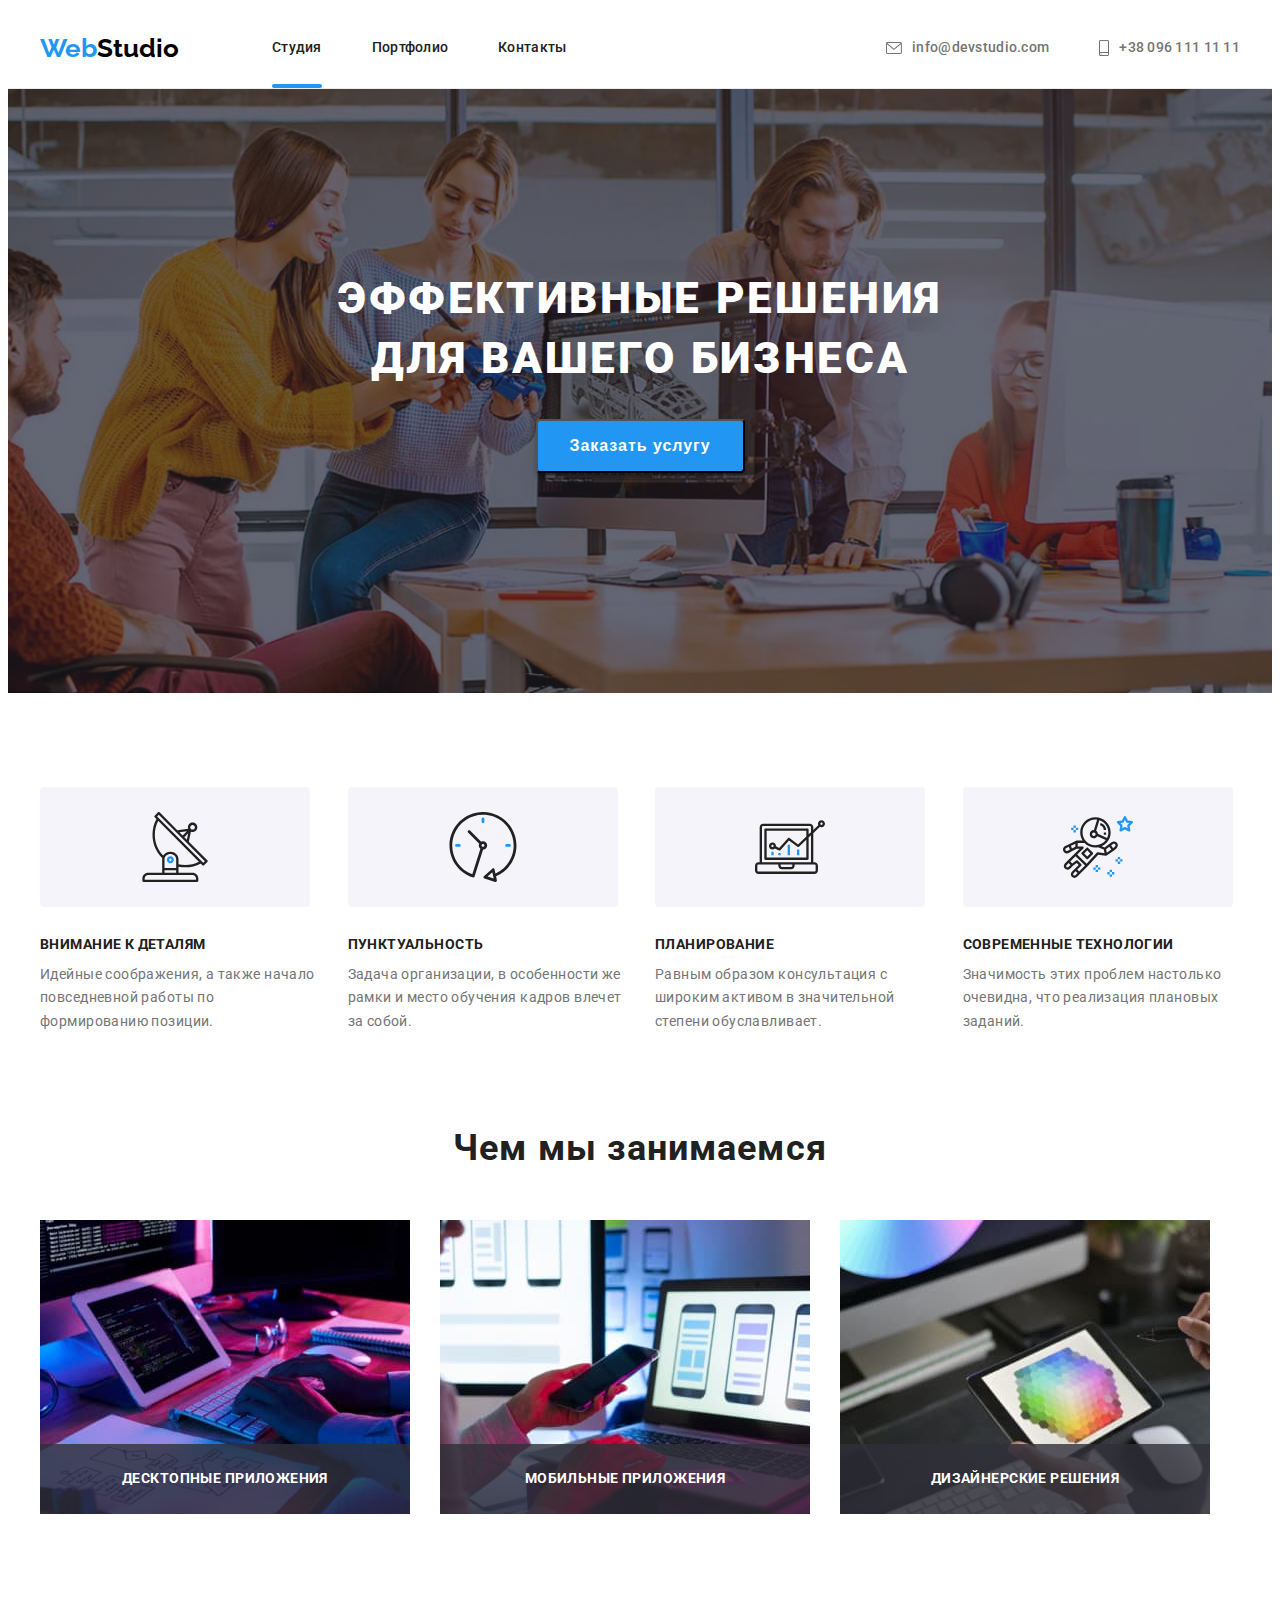
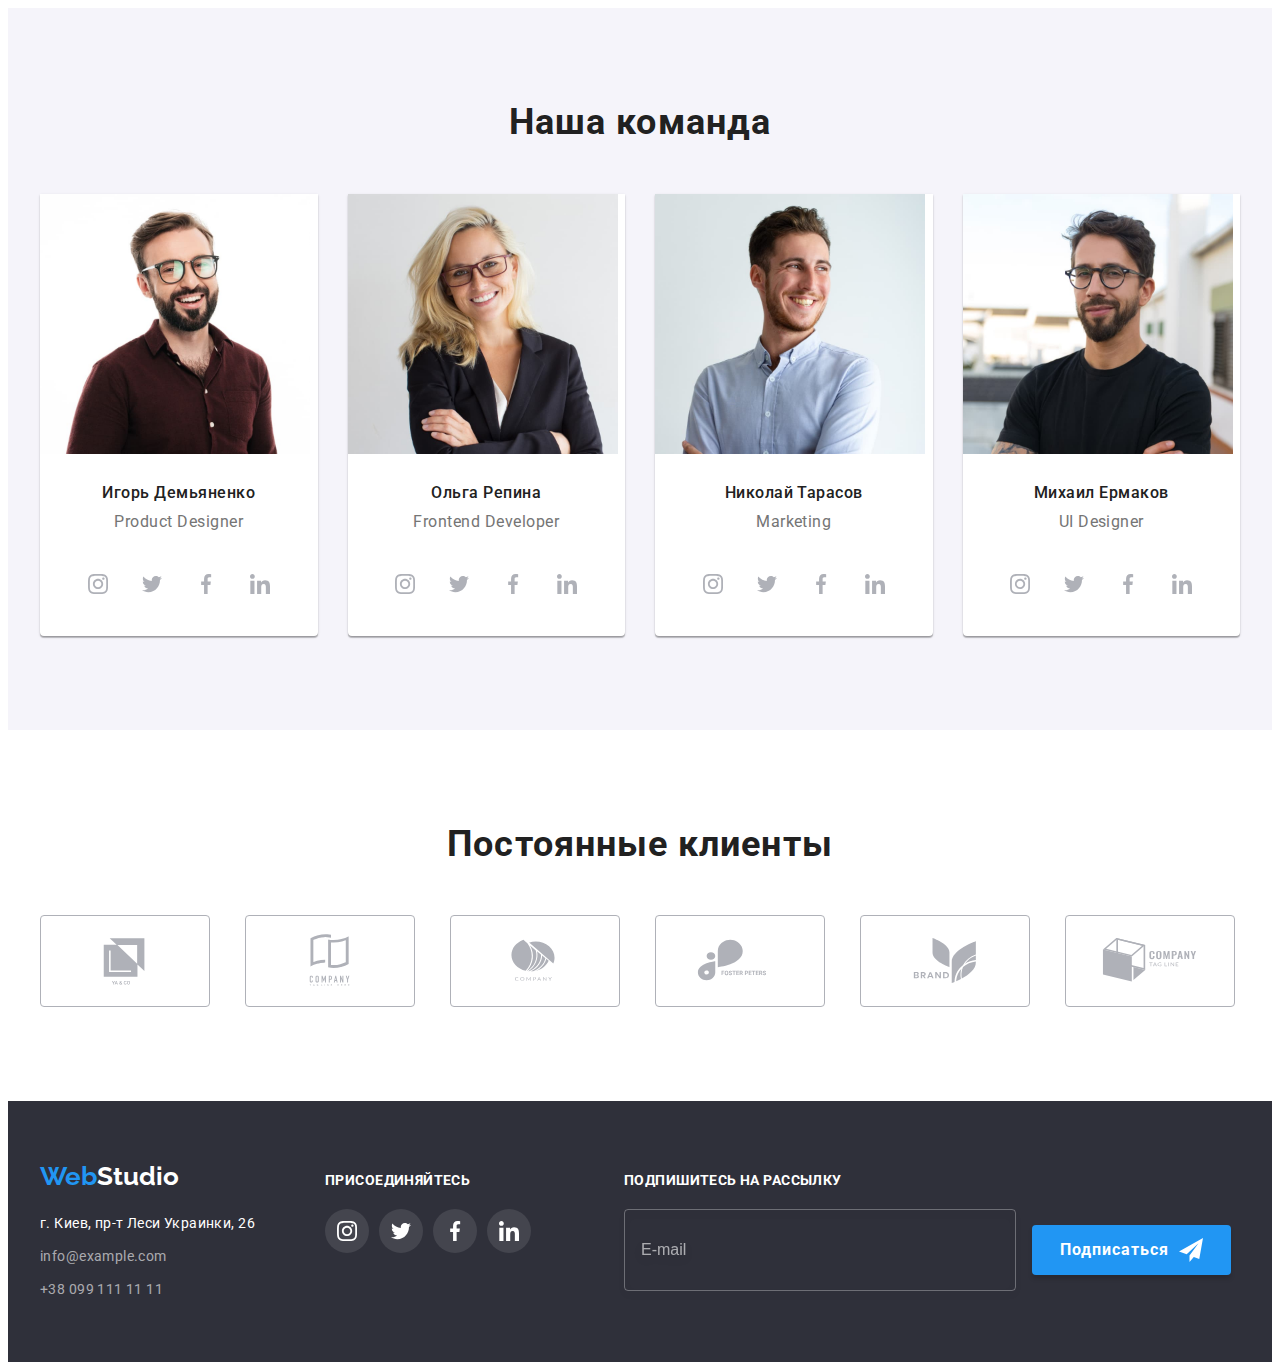
<file: index.html>
<!DOCTYPE html>
<html lang="ru">
<head>
    <link rel="preconnect" href="https://fonts.googleapis.com">
    <link rel="preconnect" href="https://fonts.gstatic.com" crossorigin>
    <link href="https://fonts.googleapis.com/css2?family=Raleway:wght@700&family=Roboto:wght@400;500;700;900&display=swap"
        rel="stylesheet">
    <link rel="stylesheet" href="https://cdnjs.cloudflare.com/ajax/libs/modern-normalize/1.1.0/modern-normalize.min.css"
        integrity="sha512-wpPYUAdjBVSE4KJnH1VR1HeZfpl1ub8YT/NKx4PuQ5NmX2tKuGu6U/JRp5y+Y8XG2tV+wKQpNHVUX03MfMFn9Q=="
        crossorigin="anonymous" referrerpolicy="no-referrer" />
    <meta charset="UTF-8">
    <meta http-equiv="X-UA-Compatible" content="IE=edge">
    <meta name="viewport" content="width=device-width, initial-scale=1.0">
    <title>Document</title>
    <link rel="stylesheet" href="./css/styles.css"/>
   

</head>
<body>
    <!-- header -->
    <header class="header">
        <div class="container">
            <nav class="header-navigation">
                <a class="logo-header link" href="./index.html" lang="en"><span class="half-logo-text logo-text">Web</span>Studio</a>
                <ul class="header-list list">
                    <li class="header-item">
                        <a class="header-link link active-link" href="./index.html">Студия</a></li>
                    <li class="header-item">
                        <a class="header-link link" href="./portfolio.html">Портфолио</a></li>
                    <li class="header-item">
                        <a class="header-link link" href="Контакты">Контакты</a></li>
                </ul>
                
            </nav>
                    <ul class="header-right list">
                    <li class="contacts-item">
                        <a class="header-contacts link" href="mailto:info@devstudio.com">
                        <svg class="contacts-icons" width="16" height="12">
                            <use href="./images/symbol-defs.svg#icon-envelope">
                            </use>
                        </svg>info@devstudio.com</a></li>
                    <li class="contacts-item">
                       
                        <a class="header-contacts link" href="tel:+380961111111"> <svg class="contacts-icons" width="10" height="16">
                            <use href="./images/symbol-defs.svg#icon-smartphone"></use>
                        </svg>+38 096 111 11 11</a>
                    </li>
                </ul>
        </div>  
    </header>
    <main>
        <!-- hero -->
        <section class="hero-section section">
            <div class="container container-hero">
                <h1 class="hero-title">Эффективные решения для вашего бизнеса</h1>
                <button class="hero-btn" type="button" data-modal-open>Заказать услугу</button>
            </div>
        </section>
        <!-- features -->
        <section class="features section">
            <div class="container">
                <h2 class="visually-hidden">Наши преимущества</h2>
            <ul class="features-list list">
                <li class="features-item">
                    <div class="icon-box" ><svg class="features-icon">
                        <use href="./images/symbol-defs.svg#icon-antenna"></use>
                    </svg></div>
                    <h3 class="features-title">Внимание к деталям</h3>
                    <p class="features-text">Идейные соображения, а также начало повседневной работы по формированию позиции. </p>
                </li>
                <li class="features-item">
                    <div class="icon-box"><svg class="features-icon">
                        <use href="./images/symbol-defs.svg#icon-clock"></use>
                    </svg></div>
                    <h3 class="features-title">Пунктуальность</h3>
                    <p class="features-text">Задача организации, в особенности же рамки и место обучения кадров влечет за собой.</p>
                </li>
                <li class="features-item">
                <div class="icon-box"> <svg class="features-icon">
                        <use href="./images/symbol-defs.svg#icon-diagram"></use>
                    </svg></div>
                    <h3 class="features-title">Планирование</h3>
                    <p class="features-text">Равным образом консультация с широким активом в значительной степени обуславливает.</p>
                </li>
                <li class="features-item">
                <div class="icon-box"> <svg class="features-icon">
                        <use href="./images/symbol-defs.svg#icon-astronaut"></use>
                    </svg></div>
                    <h3 class="features-title">Современные технологии</h3>
                    <p class="features-text">Значимость этих проблем настолько очевидна, что реализация плановых заданий.</p>
                </li>

            </ul>
            </div>
            
          
        </section>
        <!-- activity -->
        <section class=" activity section">
           <div class="container"> 
               <h2 class="activity-title">Чем мы занимаемся</h2>
            <ul class="activity-list list">
                <li class="img-item">
                   <div class="activity-box"> 
                       <img 
                    src="./images/1.jpg" 
                    alt="Написание программного обеспечения"
                    width="370">
                    <h3 class="activity-overlay">Десктопные приложения</h3>
                   </div>
                </li>
                <li class="img-item">
                    <div class="activity-box">
                    <img 
                    src="./images/2.jpg" 
                    alt="Адаптация под мобильные устройства"
                    width="370">
                    <h3 class="activity-overlay">Мобильные приложения</h3>
                    </div>
                </li>
                <li class="img-item">
                    <div class="activity-box">
                    <img 
                    src="./images/3.jpg" 
                    alt="Дизайнерские разработки"
                    width="370">
                    <h3 class="activity-overlay">Дизайнерские решения</h3>
                    </div>
                </li>
            </ul>
            </div>
        </section>
        <!-- team -->
        <section class="team-section section">
            <div class="container">
            <h2 class="team-title">Наша команда</h2>
            <ul class="team-list list">
                <li class="team-item">
                    <img 
                    src="./images/igor-d.jpg" 
                    alt="Игорь Демьяненко, дизайнер продукции"
                    width="270">
                   <div class="team-text">
                       <h3 class="team-title-name">Игорь Демьяненко</h3>
                    <p class="team-title-p" lang="en">Product Designer</p>
                    </div>
                    <div >
                       <ul class="social-list list">
                           <li class="social-link-box">
                                <a href="" class="social-link">
                                    <svg class="social-link-icon">
                                    <use href="./images/symbol-defs.svg#icon-instagram"></use>
                                </svg>
                                </a>
                           </li>
                           <li class="social-link-box">
                            <a href="" class="social-link">
                                <svg class="social-link-icon">
                            <use href="./images/symbol-defs.svg#icon-twitter"></use>
                        </svg>
                        </a>
                    </li>
                    <li class="social-link-box">
                        <a href="" class="social-link">
                            <svg class="social-link-icon">
                        <use href="./images/symbol-defs.svg#icon-facebook"></use>
                    </svg>
                    </a>
                </li>
                <li class="social-link-box">
                    <a href="" class="social-link">
                        <svg class="social-link-icon">
                    <use href="./images/symbol-defs.svg#icon-linkedin"></use>
                </svg>
                </a>
            </li>
                       </ul>       
                        
                       
                    </div>
                </li>
                <li class="team-item">
                    <img src="./images/olha-r.jpg"
                    alt="Ольга Репина, фронтенд"
                    width="270" >
                    <div class="team-text"><h3 class="team-title-name">Ольга Репина</h3>
                    <p class="team-title-p" lang="en">Frontend Developer</p>
                    </div>
                    <div>
                        <ul class="social-list list">
                            <li class="social-link-box">
                                <a href="" class="social-link">
                                    <svg class="social-link-icon">
                                        <use href="./images/symbol-defs.svg#icon-instagram"></use>
                                    </svg>
                                </a>
                            </li>
                            <li class="social-link-box">
                                <a href="" class="social-link">
                                    <svg class="social-link-icon">
                                        <use href="./images/symbol-defs.svg#icon-twitter"></use>
                                    </svg>
                                </a>
                            </li>
                            <li class="social-link-box">
                                <a href="" class="social-link">
                                    <svg class="social-link-icon">
                                        <use href="./images/symbol-defs.svg#icon-facebook"></use>
                                    </svg>
                                </a>
                            </li>
                            <li class="social-link-box">
                                <a href="" class="social-link">
                                    <svg class="social-link-icon">
                                        <use href="./images/symbol-defs.svg#icon-linkedin"></use>
                                    </svg>
                                </a>
                            </li>
                        </ul>
                    
                    
                    </div>
                </li>
                <li class="team-item">
                    <img src="./images/nikolay-t.jpg" 
                    alt="Николай Тарасов, маркетинг" 
                    width="270">
                    <div class="team-text"><h3 class="team-title-name">Николай Тарасов</h3>
                    <p class="team-title-p" lang="en">Marketing</p>
                    </div>
                    <div>
                        <ul class="social-list list">
                            <li class="social-link-box">
                                <a href="" class="social-link">
                                    <svg class="social-link-icon">
                                        <use href="./images/symbol-defs.svg#icon-instagram"></use>
                                    </svg>
                                </a>
                            </li>
                            <li class="social-link-box">
                                <a href="" class="social-link">
                                    <svg class="social-link-icon">
                                        <use href="./images/symbol-defs.svg#icon-twitter"></use>
                                    </svg>
                                </a>
                            </li>
                            <li class="social-link-box">
                                <a href="" class="social-link">
                                    <svg class="social-link-icon">
                                        <use href="./images/symbol-defs.svg#icon-facebook"></use>
                                    </svg>
                                </a>
                            </li>
                            <li class="social-link-box">
                                <a href="" class="social-link">
                                    <svg class="social-link-icon">
                                        <use href="./images/symbol-defs.svg#icon-linkedin"></use>
                                    </svg>
                                </a>
                            </li>
                        </ul>
                    
                    
                    </div>
                </li>
                <li class="team-item">
                    <img src="./images/mihail-e.jpg" 
                    alt="Михаил Ермаков, дизайнер интерфейсов" 
                    width="270">
                   <div class="team-text"> <h3 class="team-title-name">Михаил Ермаков</h3>
                    <p class="team-title-p" lang="en">UI Designer</p>
                    </div>
                    <div>
                        <ul class="social-list list">
                            <li class="social-link-box">
                                <a href="" class="social-link">
                                    <svg class="social-link-icon">
                                        <use href="./images/symbol-defs.svg#icon-instagram"></use>
                                    </svg>
                                </a>
                            </li>
                            <li class="social-link-box">
                                <a href="" class="social-link">
                                    <svg class="social-link-icon">
                                        <use href="./images/symbol-defs.svg#icon-twitter"></use>
                                    </svg>
                                </a>
                            </li>
                            <li class="social-link-box">
                                <a href="" class="social-link">
                                    <svg class="social-link-icon">
                                        <use href="./images/symbol-defs.svg#icon-facebook"></use>
                                    </svg>
                                </a>
                            </li>
                            <li class="social-link-box">
                                <a href="" class="social-link">
                                    <svg class="social-link-icon">
                                        <use href="./images/symbol-defs.svg#icon-linkedin"></use>
                                    </svg>
                                </a>
                            </li>
                        </ul>
                    
                    
                    </div>
                </li>
            </ul>
            </div>

        </section>
        <!-- clients -->
        <section class="client-section section">
           <div class="container"> 
               <h2 class="client-title">Постоянные клиенты</h2>
            <ul class="client-list list">
               <li class="client-item">
                   <a href="" class="client-link">
                      <svg class="client-link-icon">
                          <use href="./images/symbol-defs.svg#icon-ya-co"></use>
                      </svg>
                      </a>
               </li>
            <li class="client-item">
                <a href="" class="client-link">
                    <svg class="client-link-icon">
                        <use href="./images/symbol-defs.svg#icon-company"></use>
                    </svg>
                    </a>
                    </li>
            
            <li class="client-item">
                <a href="" class="client-link">
                    <svg class="client-link-icon">
                        <use href="./images/symbol-defs.svg#icon-company-circl"></use>
                    </svg>
                    </a>
                    
            </li>
            <li class="client-item">
                <a href="" class="client-link">
                    <svg class="client-link-icon">
                        <use href="./images/symbol-defs.svg#icon-foster"></use>
                    </svg>
                    </a>
                    
            </li>
            <li class="client-item">
                <a href="" class="client-link">
                    <svg class="client-link-icon">
                        <use href="./images/symbol-defs.svg#icon-brand-lief"></use>
                    </svg>
                    </a>
                    
            </li>
            <li class="client-item">
                <a href="" class="client-link">
                    <svg class="client-link-icon">
                        <use href="./images/symbol-defs.svg#icon-cube
                        "></use>
                    </svg>
                    </a>
                    
            </li>
            </ul>

</div>
        </section>
    
    </main>
    <footer class="footer-section section">
        <div class="container">
            <div class="adress-social-box">
        <div class="logo-adress-box">
        <a class="footer-logo link" href="./index.html" lang="en"><span class="half-logo-text logo-text">Web</span>Studio</a>
        <address class="footer-adress-section">
        <ul class="footer-list list">
            <li class="footer-list-item"><a class="footer-adress link" href="https://www.google.com/maps/d/embed?mid=10uSM3H-mIU3GznYo2szRIEphczw" 
                target="_blank"
                 rel="noreferrer noopener"
                  width="640" height="480">г. Киев, пр-т Леси Украинки, 26</a> </li>
            <li class="footer-list-item"><a class="footer-link link" href="info@example.com">info@example.com</a></li>
            <li class="footer-list-item"><a class="footer-link link" href="tel:+380991111111">+38 099 111 11 11</a></li>
        </ul>
        </address>
        </div>
        <div class="footer-social">
            <h3 class="footer-social-title">присоединяйтесь</h3>
            <ul class="social-list-footer list">
                <li class="social-link-box-footer">
                    <a href="" class="social-link-footer">
                        <svg class="social-link-icon-footer">
                            <use href="./images/symbol-defs.svg#icon-instagram"></use>
                        </svg>
                    </a>
                </li>
                <li class="social-link-box-footer">
                    <a href="" class="social-link-footer">
                        <svg class="social-link-icon-footer">
                            <use href="./images/symbol-defs.svg#icon-twitter"></use>
                        </svg>
                    </a>
                </li>
                <li class="social-link-box-footer">
                    <a href="" class="social-link-footer">
                        <svg class="social-link-icon-footer">
                            <use href="./images/symbol-defs.svg#icon-facebook"></use>
                        </svg>
                    </a>
                </li>
                <li class="social-link-box-footer">
                    <a href="" class="social-link-footer">
                        <svg class="social-link-icon-footer">
                            <use href="./images/symbol-defs.svg#icon-linkedin"></use>
                        </svg>
                    </a>
                </li>
            </ul>
</div>
<div class="footer-form">
    <h3 class="footer-social-title">Подпишитесь на рассылку</h3>
    <form action="#" class="footer-form">
        <input class="footer-input" type="email" name="email" placeholder="E-mail">
        <button class="input-btn" type="submit">Подписаться
            <svg class="send" width="24" height="24">
                <use href="./images/symbol-defs.svg#icon-send"></use>
            </svg>
        </button>
    </form>
</div>
        </div>
        
</div>
    </footer>
    <div class="backdrop is-hidden " data-modal>
        <div class="modal">
            <form action="#" class="modal-form">
                <p class="title-form">Оставьте свои данные, мы вам перезвоним</p>
                <div class="form-series">
                <label class="label-input" for="name-label">Имя</label>
                    <span class="chapter-form">
                    <input class="form-input" type="text" name="name" id="name-label">
                  <svg class="chapter-icon" width="18" height="18">
                      <use href="./images/symbol-defs.svg#icon-person"></use>
                  </svg>
                    </span>
                
                </div>
                <div class="form-series">
                <label class="label-input" for="phone">Телефон</label>
                    <span class="chapter-form">
                    <input class="form-input" type="tel" name="tel" id="phone">
                    <svg class="chapter-icon" width="18" height="18">
                        <use href="./images/symbol-defs.svg#icon-phone"></use>
                    </svg>
                   </span>
                
                </div>
                <div class="form-series">
                <label class="label-input" for="email-label">Почта</label>
                <span class="chapter-form">
                    <input class="form-input" type="email" name="email" id="email-label">
                    <svg class="chapter-icon" width="18" height="18">
                        <use href="./images/symbol-defs.svg#icon-email"></use>
                    </svg>
                    </span>
                
                </div>
                <div class="form-series">
                <label class="label-input" for="comments">Комментарий</label>
                <textarea class="form-input-comment" name="comments" id="comments"  placeholder="Введите текст"></textarea>
               </div>
                <div class="form-series">
                    
                  <input type="checkbox" id="check-input" name="policy" class="checkbox visually-hidden">
                  <label class="check-label" for="check-input">
                     <span class="check-icon">
                         <svg class="" width="11" height="8">
                             <use href="./images/symbol-defs.svg#icon-vector"></use>
                         </svg>
                     </span>
                    <span class="check-text"> Соглашаюсь с рассылкой и принимаю <a class="check-link" href="#">Условия договора</a>
                    </span>
                </label>
                </div>
                <button type="submit" class="button-form">Отправить</button>
            </form>
            <button type="button" class="button-modal" data-modal-close>
                <svg class="button-close" width="18" height="18">
                    <use href="./images/symbol-defs.svg#icon-close"></use>
                </svg>
            </button>

        </div>

    </div>
    <script src="./js/modal.js"></script>
    
</body>
</html>
</file>
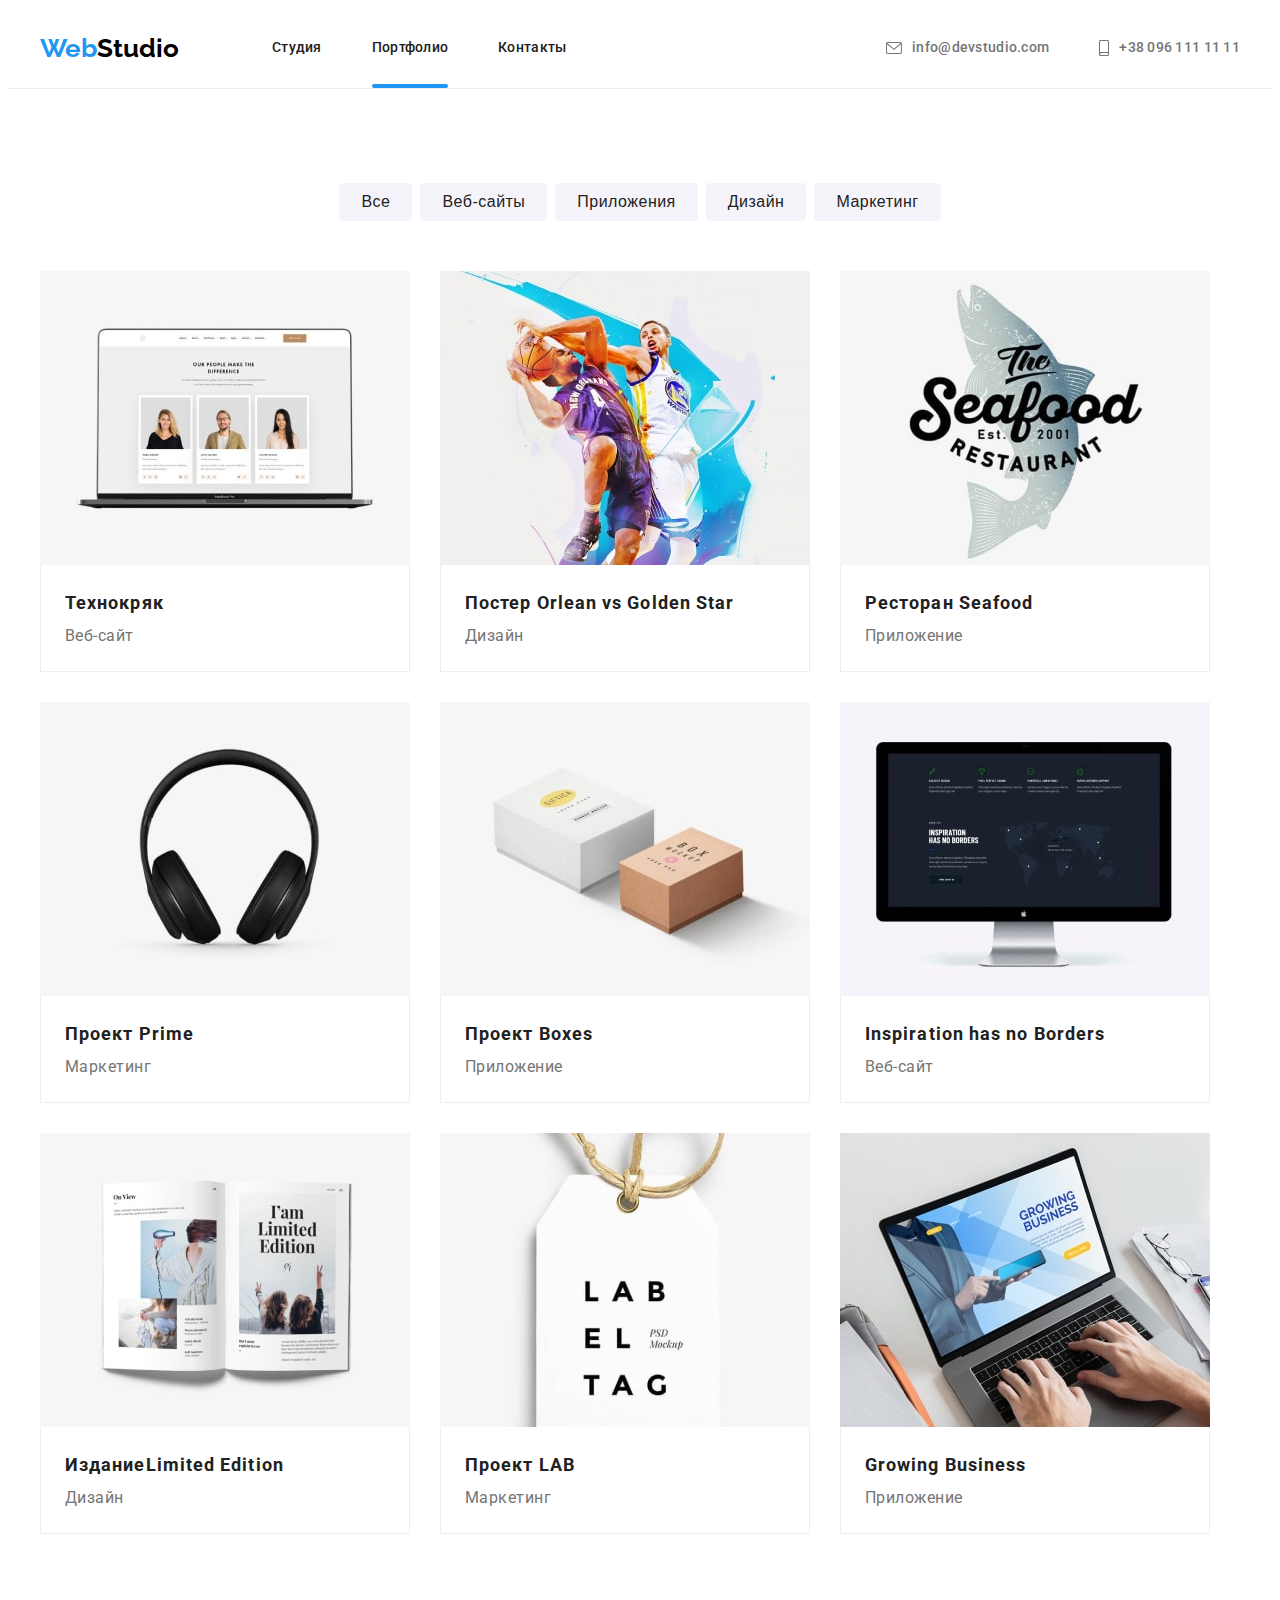
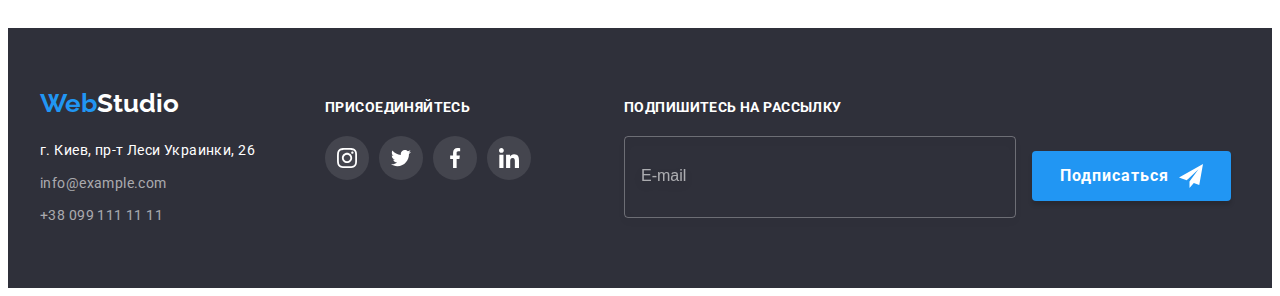
<file: portfolio.html>
<!DOCTYPE html>
<html lang="ru">

<head>
    <link rel="preconnect" href="https://fonts.googleapis.com">
    <link rel="preconnect" href="https://fonts.gstatic.com" crossorigin>
    <link href="https://fonts.googleapis.com/css2?family=Raleway:wght@700&family=Roboto:wght@400;500;700;900&display=swap"
        rel="stylesheet">
    <link rel="stylesheet" href="https://cdnjs.cloudflare.com/ajax/libs/modern-normalize/1.1.0/modern-normalize.min.css"
        integrity="sha512-wpPYUAdjBVSE4KJnH1VR1HeZfpl1ub8YT/NKx4PuQ5NmX2tKuGu6U/JRp5y+Y8XG2tV+wKQpNHVUX03MfMFn9Q=="
        crossorigin="anonymous" referrerpolicy="no-referrer" />
    <meta charset="UTF-8">
    <meta http-equiv="X-UA-Compatible" content="IE=edge">
    <meta name="viewport" content="width=device-width, initial-scale=1.0">
    <title>Document</title>
    <link rel="stylesheet" href="./css/styles.css" />

</head>
<body>
    <header class="header">
        <div class="container">
            <nav class="header-navigation">
                <a class="logo-header link" href="./index.html" lang="en"><span
                        class="half-logo-text logo-text">Web</span>Studio</a>
                <ul class="header-list list">
                    <li class="header-item">
                        <a class="header-link link" href="./index.html">Студия</a>
                    </li>
                    <li class="header-item">
                        <a class="header-link link active-link" href="./portfolio.html">Портфолио</a>
                    </li>
                    <li class="header-item">
                        <a class="header-link link" href="Контакты">Контакты</a>
                    </li>
                </ul>
    
            </nav>
            <ul class="header-right list">
                <li class="contacts-item">
                    <a class="header-contacts link" href="mailto:info@devstudio.com">
                        <svg class="contacts-icons" width="16" height="12">
                            <use href="./images/symbol-defs.svg#icon-envelope">
                            </use>
                        </svg>info@devstudio.com</a>
                </li>
                <li class="contacts-item">
    
                    <a class="header-contacts link" href="tel:+380961111111"> <svg class="contacts-icons" width="10"
                            height="16">
                            <use href="./images/symbol-defs.svg#icon-smartphone"></use>
                        </svg>+38 096 111 11 11</a>
                </li>
            </ul>
        </div>
    </header>

<main>
    <section class="filter section">
        <div class="container">
            <h1 class="visually-hidden" >Портфолио</h1>
        <ul class="filter-list list">
            <li class="filter-item"><button class="filter-btn" type="button">Все</button></li>
            <li class="filter-item"><button class="filter-btn" type="button">Веб-сайты</button></li>
            <li class="filter-item"><button class="filter-btn" type="button">Приложения</button></li>
            <li class="filter-item"><button class="filter-btn" type="button">Дизайн</button></li>
            <li class="filter-item"><button class="filter-btn" type="button">Маркетинг</button></li>
        </ul>
    </div>
    <!-- projects -->
        <div class="container">
        <ul class="projects-boxes list">
           
                <li class="projects-item">
                    <a class="projects-links link" href="">
                    <div class="projects-overlay">
                    <img 
                    src="images/img-min.jpg" 
                    alt="Ноутбук с открытым веб-сайтом" 
                    Width="370">
                    <p class="projects-overlay-txt">Технокряк это современная площадка распространения коронавируса. Компании используют эту платформу для цифрового
                    шпионажа и атак на защищённые сервера конкурентов.</p>
                    </div>
                    <div  class="text-box">
                    <h3 class="projects-boxes-title">Технокряк</h3>
                    <p class="projects-boxes-text">Веб-сайт</p>
                    </div>
                    </a>
                </li>
                <li class="projects-item">
                    <a class="projects-links link" href="">
                        <div class="projects-overlay">
                    <img 
                    src="./images/img(1)-min.jpg" 
                    alt="Постер с двумя баскетболистами" 
                    Width="370">
                    <p class="projects-overlay-txt">Технокряк это современная площадка распространения коронавируса. Компании используют эту
                        платформу для цифрового
                        шпионажа и атак на защищённые сервера конкурентов.</p>
                        </div>
                        <div  class="text-box">
                    <h3 class="projects-boxes-title">Постер <span lang="en">Orlean vs Golden Star</span></h3>
                    <p class="projects-boxes-text">Дизайн</p>
                        </div>
                        </a>
                 </li>
                <li class="projects-item">
                    <a class="projects-links link" href="">
                        <div class="projects-overlay">
                    <img 
                    src="./images/img(2)-min.jpg" 
                    alt="Логотип ресторана Seafood" 
                    Width="370">
                    <p class="projects-overlay-txt">Технокряк это современная площадка распространения коронавируса. Компании используют эту
                        платформу для цифрового
                        шпионажа и атак на защищённые сервера конкурентов.</p>
                    </div>
                        <div  class="text-box">
                    <h3 class="projects-boxes-title">Ресторан <span lang="en">Seafood</span></h3>
                    <p class="projects-boxes-text">Приложение</p>
                        </div>
                    </a>
                </li>
                <li class="projects-item">
                    <a class="projects-links link" href="">
                        <div class="projects-overlay">
                    <img 
                    src="./images/img(3)-min.jpg" 
                    alt="Черные наушники" 
                    Width="370">
                    <p class="projects-overlay-txt">Технокряк это современная площадка распространения коронавируса. Компании используют эту
                        платформу для цифрового
                        шпионажа и атак на защищённые сервера конкурентов.</p>
                    </div>
                        <div  class="text-box">
                    <h3 class="projects-boxes-title">Проект <span lang="en">Prime</span> </h3>
                    <p class="projects-boxes-text">Маркетинг</p>
                        </div>
                    </a>
                </li>
                <li class="projects-item">
                    <a class="projects-links link" href="">
                        <div class="projects-overlay">
                    <img 
                    src="./images/img(4)-min.jpg" 
                    alt="Две коробки" 
                    Width="370">
                    <p class="projects-overlay-txt">Технокряк это современная площадка распространения коронавируса. Компании используют эту
                        платформу для цифрового
                        шпионажа и атак на защищённые сервера конкурентов.</p>
                    </div>
                        <div  class="text-box">
                    <h3 class="projects-boxes-title">Проект <span lang="en">Boxes</span></h3>
                    <p class="projects-boxes-text">Приложение</p>
                        </div>
                    </a>
                </li>
                <li class="projects-item">
                    <a class="projects-links link" href="">
                        <div class="projects-overlay">
                    <img 
                    src="./images/img(5)-min.jpg" 
                    alt="Дисплей с открытым веб-сайтом" 
                    Width="370">
                    <p class="projects-overlay-txt">Технокряк это современная площадка распространения коронавируса. Компании используют эту
                        платформу для цифрового
                        шпионажа и атак на защищённые сервера конкурентов.</p>
                    </div>
                        <div  class="text-box">
                    <h3 class="projects-boxes-title" lang="en">Inspiration has no Borders</h3>
                    <p class="projects-boxes-text">Веб-сайт</p>
                        </div>
                    </a>
                </li>
                <li class="projects-item">
                    <a class="projects-links link" href="">
                        <div class="projects-overlay">
                    <img 
                    src="./images/img(6)-min.jpg" 
                    alt="Открытый журнал" 
                    Width="370"> 
                    <p class="projects-overlay-txt">Технокряк это современная площадка распространения коронавируса. Компании используют эту
                        платформу для цифрового
                        шпионажа и атак на защищённые сервера конкурентов.</p>
                    </div>
                        <div  class="text-box">
                    <h3 class="projects-boxes-title">Издание<span lang="en">Limited Edition</span></h3>
                    <p class="projects-boxes-text">Дизайн</p>
                        </div>
                    </a>
                </li>
                <li class="projects-item">
                    <a class="projects-links link" href="">
                        <div class="projects-overlay">
                    <img 
                    src="./images/img(7)-min.jpg" 
                    alt="Бирка с надписью" 
                    Width="370">
                    <p class="projects-overlay-txt">Технокряк это современная площадка распространения коронавируса. Компании используют эту
                        платформу для цифрового
                        шпионажа и атак на защищённые сервера конкурентов.</p>
                        </div>
                        <div  class="text-box">
                    <h3 class="projects-boxes-title">Проект <span lang="en">LAB</span></h3>
                    <p class="projects-boxes-text">Маркетинг</p>
                        </div>
                    </a>
                 </li>
                <li class="projects-item">
                    <a class="projects-links link" href="">
                        <div class="projects-overlay">
                    <img 
                    src="./images/img(8)-min.jpg" 
                    alt="Открытый ноутбук, руки человека на клавиатуре" 
                    Width="370">
                    <p class="projects-overlay-txt">Технокряк это современная площадка распространения коронавируса. Компании используют эту
                        платформу для цифрового
                        шпионажа и атак на защищённые сервера конкурентов.</p>
                        </div>
                        <div class="text-box">
                    <h3 class="projects-boxes-title" lang="en">Growing Business</h3>
                    <p class="projects-boxes-text">Приложение</p>
                        </div>
                    </a>
                </li>
            </ul>
        </div>
        </section>


</main>
    <footer class="footer-section section">
        <div class="container">
            <div class="adress-social-box">
                <div class="logo-adress-box">
                    <a class="footer-logo link" href="./index.html" lang="en"><span
                            class="half-logo-text logo-text">Web</span>Studio</a>
                    <address class="footer-adress-section">
                        <ul class="footer-list list">
                            <li class="footer-list-item"><a class="footer-adress link"
                                    href="https://www.google.com/maps/d/embed?mid=10uSM3H-mIU3GznYo2szRIEphczw"
                                    target="_blank" rel="noreferrer noopener" width="640" height="480">г. Киев, пр-т Леси
                                    Украинки, 26</a> </li>
                            <li class="footer-list-item"><a class="footer-link link"
                                    href="info@example.com">info@example.com</a></li>
                            <li class="footer-list-item"><a class="footer-link link" href="tel:+380991111111">+38 099 111 11
                                    11</a></li>
                        </ul>
                    </address>
                </div>
                <div class="footer-social">
                    <h3 class="footer-social-title">присоединяйтесь</h3>
                    <ul class="social-list-footer list">
                        <li class="social-link-box-footer">
                            <a href="" class="social-link-footer">
                                <svg class="social-link-icon-footer">
                                    <use href="./images/symbol-defs.svg#icon-instagram"></use>
                                </svg>
                            </a>
                        </li>
                        <li class="social-link-box-footer">
                            <a href="" class="social-link-footer">
                                <svg class="social-link-icon-footer">
                                    <use href="./images/symbol-defs.svg#icon-twitter"></use>
                                </svg>
                            </a>
                        </li>
                        <li class="social-link-box-footer">
                            <a href="" class="social-link-footer">
                                <svg class="social-link-icon-footer">
                                    <use href="./images/symbol-defs.svg#icon-facebook"></use>
                                </svg>
                            </a>
                        </li>
                        <li class="social-link-box-footer">
                            <a href="" class="social-link-footer">
                                <svg class="social-link-icon-footer">
                                    <use href="./images/symbol-defs.svg#icon-linkedin"></use>
                                </svg>
                            </a>
                        </li>
                    </ul>
                </div>
                <div class="footer-form">
                    <h3 class="footer-social-title">Подпишитесь на рассылку</h3>
                    <form action="#" class="footer-form">
                        <input class="footer-input" type="email" name="email" placeholder="E-mail">
                        <button class="input-btn" type="submit">Подписаться
                            <svg class="send" width="24" height="24">
                                <use href="./images/symbol-defs.svg#icon-send"></use>
                            </svg>
                        </button>
                    </form>
                </div>
            </div>
    
        </div>
    </footer>

</body>

</html>
</file>
<file: css/styles.css>
:root {
  --firs-logo-color: #2196f3;
  --second-logo-color-header: #000000;
  --second-logo-color-footer: #ffffff;
  --navigation-color-first: #212121;
  --navigation-color-act: #2196f3;
  --text-title-color: #212121;
  --hero-txt-color: #ffffff;
  --hero-footer-background: #2f303a;
  --text-color-p: #757575;
}
body {
  font-family: 'Roboto', sans-serif;
  background-color: #ffffff;
}
img {
  display: block;
}
p,
h1,
h2,
h3,
h4,
h5,
h6 {
  margin-top: 0;
  margin-bottom: 0;
}
ul {
  margin-top: 0;
  margin-bottom: 0;
  padding-left: 0;
}
.list {
  list-style: none;
}
.link {
  text-decoration: none;
}
.visually-hidden {
  position: absolute;
  width: 1px;
  height: 1px;
  margin: -1px;
  padding: 0;
  overflow: hidden;
  border: 0;
  clip: rect(0 0 0 0);
}
/* header */
.header {
  border-bottom: 1px solid #ececec;
}
.container {
  width: 1200px;
  padding-left: 15px;
  padding-right: 15px;
  margin: 0 auto;
}
.header-navigation {
  display: flex;
  align-items: center;
}
.header-list {
  display: flex;
}
.header-right {
  display: flex;
  margin-left: auto;
}
.header .container {
  display: flex;
  align-items: center;
}
.logo-header {
  display: block;
  margin-right: 93px;
  font-family: 'Raleway', sans-serif;
  font-style: normal;
  font-weight: 700;
  font-size: 26px;
  line-height: 1.19;
  color: var(--second-logo-color);
}

.half-logo-text {
  color: var(--firs-logo-color);
}
.header-item:not(:last-child) {
  padding-right: 50px;
}
.header-link {
  position: relative;
  display: block;
  padding-top: 32px;
  padding-bottom: 32px;
  font-weight: 500;
  font-size: 14px;
  line-height: 1.14;
  letter-spacing: 0.02em;
  color: var(--navigation-color-first);
  transition: color 250ms cubic-bezier(0.4, 0, 0.2, 1);
}
.active-link::after {
  content: '';
  position: absolute;
  left: 0;
  top: 76px;
  bottom: -1px;
  display: block;
  width: 100%;
  height: 4px;
  border-radius: 2px;
  background-color: var(--navigation-color-act);
}
.contacts-icons {
  margin-right: 10px;
  fill: #757575;
  transition: fill 250ms cubic-bezier(0.4, 0, 0.2, 1);
}
.header-contacts:hover .contacts-icons,
.header-contacts:focus .contacts-icons {
  fill: var(--navigation-color-act);
}
.header-link:hover,
.header-link:focus {
  color: var(--navigation-color-act);
}
.contacts-item:not(:last-child) {
  margin-right: 50px;
}
.header-contacts {
  display: flex;
  align-items: center;
  margin-top: 32px;
  margin-bottom: 32px;
  font-family: 'Roboto';
  font-style: normal;
  font-weight: 500;
  font-size: 14px;
  line-height: 1.14;
  letter-spacing: 0.02em;
  color: #757575;
  transition: color 250ms cubic-bezier(0.4, 0, 0.2, 1);
}
.header-contacts:hover,
.header-contacts:focus {
  color: var(--navigation-color-act);
}

/* hero */
.section {
  padding-top: 94px;
  padding-bottom: 94px;
}
.hero-section {
  background-color: var(--hero-footer-background);
  text-align: center;
  color: var(--hero-txt-color);
  padding-top: 180px;
  padding-bottom: 220px;
  background-image: linear-gradient(
      rgba(47, 48, 58, 0.4),
      rgba(47, 48, 58, 0.4)
    ),
    url(../images/back.jpg);
  background-repeat: no-repeat;
  background-position: center;
  background-size: cover;
}

.hero-title {
  max-width: 696px;
  margin: 0 auto 30px;
  text-align: center;
  font-weight: 900;
  font-size: 44px;
  line-height: 1.36;
  letter-spacing: 0.06em;
  text-transform: uppercase;
}
.hero-btn {
  text-align: center;
  padding: 10px 32px;
  cursor: pointer;
  font-style: normal;
  font-weight: 700;
  font-size: 16px;
  line-height: 1.87;
  letter-spacing: 0.06em;
  color: var(--hero-txt-color);
  background-color: var(--navigation-color-act);
  border-radius: 4px;
  box-shadow: 0 4px 4px rgba(0, 0, 0, 0.25);
  transition: background-color 250ms cubic-bezier(0.4, 0, 0.2, 1),
    box-shadow 250ms cubic-bezier(0.4, 0, 0.2, 1);
}
.hero-btn:hover,
.hero-btn:focus {
  background-color: var(--navigation-color-act);
}
/* features */
.features {
  padding-top: 94px;
  padding-bottom: 47px;
}
.features-list {
  display: flex;
  align-items: center;
  flex-wrap: wrap;
  margin-left: -30px;
}
.features-item {
  flex-basis: calc((100% - 120px) / 4);
  margin-left: 30px;
}
.icon-box {
  display: flex;
  align-items: center;
  justify-content: center;
  background-color: #f5f4fa;
  border-radius: 4px;
  margin-bottom: 30px;
  width: 270px;
  height: 120px;
}
.features-icon {
  width: 70px;
  height: 70px;
}
.features-title {
  font-weight: 700;
  font-size: 14px;
  line-height: 1.14;
  letter-spacing: 0.03em;
  text-transform: uppercase;
  color: var(--text-title-color);
  margin-bottom: 10px;
}
.features-text {
  font-style: normal;
  font-weight: 400;
  font-size: 14px;
  line-height: 1.71;
  letter-spacing: 0.03em;
  color: var(--text-color-p);
}
/* activity */
.activity {
  padding-top: 47px;
  padding-bottom: 94px;
}
.activity-title {
  text-align: center;
  margin-bottom: 50px;
  font-style: normal;
  font-weight: 700;
  font-size: 36px;
  line-height: 1.16;
  letter-spacing: 0.03em;
  color: var(--text-title-color);
}
.activity-list {
  display: flex;
  flex-wrap: wrap;
}
.img-item:not(:last-child) {
  flex-basis: calc((100% - 90px) / 3);
  display: block;
  margin-right: 30px;
}
.activity-box {
  position: relative;
}
.activity-overlay {
  position: absolute;
  bottom: 0;
  left: 0;
  display: flex;
  justify-content: center;
  align-items: center;
  height: 70px;
  width: 100%;
  background-color: rgba(47, 48, 58, 0.8);
  color: var(--hero-txt-color);
  font-weight: 700;
  font-size: 14px;
  line-height: 1.14;
  text-align: center;
  letter-spacing: 0.03em;
  text-transform: uppercase;
}
/* team */
.team-section {
  background-color: #f5f4fa;
}
.team-list {
  display: flex;
  flex-wrap: wrap;
  margin-left: -30px;
  margin-top: -30px;
}
.team-item {
  flex-basis: calc((100% - 120px) / 4);
  margin-left: 30px;
  margin-top: 30px;
  box-shadow: 0 1px 3px rgba(0, 0, 0, 0.12), 0 1px 1px rgba(0, 0, 0, 0.14),
    0 2px 1px rgba(0, 0, 0, 0.2);
  border-radius: 0 0 4px 4px;
  background-color: var(--second-logo-color-footer);
}
.team-title {
  text-align: center;
  margin-bottom: 50px;
  font-style: normal;
  font-weight: 700;
  font-size: 36px;
  line-height: 1.16;
  letter-spacing: 0.03em;
  color: var(--text-title-color);
}
.team-title-name {
  margin-bottom: 10px;
  text-align: center;
  font-style: normal;
  font-weight: 500;
  font-size: 16px;
  line-height: 1.18;
  letter-spacing: 0.03em;
  color: var(--text-title-color);
}
.team-title-p {
  text-align: center;
  font-weight: 400;
  font-size: 16px;
  line-height: 1.18;
  letter-spacing: 0.03em;
  color: var(--text-color-p);
}
.team-text {
  padding-top: 30px;
  padding-bottom: 30px;
}

.social-link {
  display: flex;
  justify-content: center;
  align-items: center;
  background-color: var(--hero-txt-color);
  width: 44px;
  height: 44px;
  border-radius: 50%;
  transition: background-color 250ms cubic-bezier(0.4, 0, 0.2, 1);
}
.social-link-icon {
  width: 20px;
  height: 20px;
  fill: #afb1b8;
  transition: fill 250ms cubic-bezier(0.4, 0, 0.2, 1);
}
.social-link-box:not(:last-child) {
  margin-right: 10px;
}
.social-list {
  display: flex;
  align-items: center;
  justify-content: center;
  padding-bottom: 30px;
}

.social-link:hover,
.social-link:focus {
  background-color: var(--navigation-color-act);
}
.social-link:hover .social-link-icon,
.social-link:focus .social-link-icon {
  fill: var(--second-logo-color-footer);
}
/* clients */
.client-title {
  text-align: center;
  margin-bottom: 50px;
  font-weight: 700;
  font-size: 36px;
  line-height: 1.16;
  text-align: center;
  letter-spacing: 0.03em;
  color: var(--text-title-color);
}
.client-list {
  display: flex;
  flex-wrap: wrap;
  margin-left: -30px;
}
.client-item {
  flex-basis: calc((100% - 180px) / 6);
  margin-left: 30px;
}
.client-link {
  display: flex;
  align-items: center;
  justify-content: center;
  width: 170px;
  height: 92px;
  border: 1px solid #afb1b8;
  box-sizing: border-box;
  border-radius: 4px;
  transition: border-color 250ms cubic-bezier(0.4, 0, 0.2, 1);
}
.client-link-icon {
  fill: #afb1b8;
  width: 106px;
  height: 60px;
  transition: fill 250ms cubic-bezier(0.4, 0, 0.2, 1);
}
.client-link:hover,
.client-link:focus,
.client-link:hover .client-link-icon,
.client-link:focus .client-link-icon {
  border-color: var(--firs-logo-color);
  fill: var(--navigation-color-act);
}

/* footer */
.adress-social-box {
  display: flex;
  align-items: baseline;
}
.adress-box {
  margin-right: 70px;
}
.footer-section {
  background-color: var(--hero-footer-background);
}
.footer-logo {
  display: block;
  margin-bottom: 20px;
  font-family: 'Raleway', sans-serif;
  font-style: normal;
  font-weight: 700;
  font-size: 26px;
  line-height: 1.19;
  color: var(--hero-txt-color);
}
.half-logo-text {
  color: var(--firs-logo-color);
}
.footer-adress {
  display: block;
  font-family: 'Roboto', sans-serif;
  font-style: normal;
  font-weight: 400;
  font-size: 14px;
  line-height: 1.71;
  letter-spacing: 0.03em;
  color: var(--hero-txt-color);
  transition: color 250ms cubic-bezier(0.4, 0, 0.2, 1);
}
.footer-section {
  padding-top: 60px;
  padding-bottom: 60px;
}
.footer-list-item:not(:last-child) {
  margin-bottom: 9px;
}
.footer-link {
  display: block;
  font-family: 'Roboto', sans-serif;
  font-style: normal;
  font-weight: 400;
  font-size: 14px;
  line-height: 1.71;
  letter-spacing: 0.03em;
  color: rgba(255, 255, 255, 0.6);
  transition: color 250ms cubic-bezier(0.4, 0, 0.2, 1);
}
.footer-adress:hover,
.footer-adress:focus {
  color: var(--navigation-color-act);
}
.footer-link:hover,
.footer-link:focus {
  color: var(--navigation-color-act);
}

.footer-social-title {
  font-weight: 700;
  font-size: 14px;
  line-height: 1.14;
  letter-spacing: 0.03em;
  text-transform: uppercase;
  color: var(--hero-txt-color);
  padding-bottom: 20px;
}
.footer-social {
  margin-right: 93px;
}
.social-link-footer {
  display: flex;
  justify-content: center;
  align-items: center;
  background-color: rgba(255, 255, 255, 0.1);
  width: 44px;
  height: 44px;
  border-radius: 50%;
  transition: background-color 250ms cubic-bezier(0.4, 0, 0.2, 1);
}
.social-link-icon-footer {
  width: 20px;
  height: 20px;
  fill: var(--hero-txt-color);
}
.social-link-box-footer:not(:last-child) {
  margin-right: 10px;
}
.social-list-footer {
  display: flex;
  align-items: center;
  justify-content: center;
}

.social-link-footer:hover,
.social-link-footer:focus {
  background-color: var(--navigation-color-act);
}
.logo-adress-box {
  margin-right: 70px;
}
.footer-input {
  width: 358px;
  height: 50px;
  color: var(--hero-txt-color);
  background-color: transparent;
  border: 1px solid rgba(255, 255, 255, 0.3);
  filter: drop-shadow(0px 4px 4px rgba(0, 0, 0, 0.15));
  border-radius: 4px;
  padding: 15px 16px;
  margin-right: 12px;
}
.footer-input::placeholder {
  font-weight: 400;
  font-size: 16px;
  line-height: 1.25;
  color: rgba(255, 255, 255, 0.6);
}
.input-btn {
  display: inline-flex;
  align-items: center;
  justify-content: center;
  text-align: center;
  border: 0;
  background-color: var(--navigation-color-act);
  cursor: pointer;
  box-shadow: 0px 4px 4px rgba(0, 0, 0, 0.15);
  border-radius: 4px;
  padding: 10px 28px;
  font-family: 'Roboto', sans-serif;
  font-weight: 700;
  font-size: 16px;
  line-height: 1.87;
  letter-spacing: 0.06em;
  color: var(--hero-txt-color);
}
.send {
  margin-left: 10px;
}
/* transition: background-color 250ms cubic-bezier(0.4, 0, 0.2, 1); */
/* portfolio page2*/
.filter-list {
  display: flex;
  justify-content: center;
  margin-bottom: 50px;
}
.filter-item:not(:last-child) {
  margin-right: 8px;
}

.filter-btn {
  border-radius: 4px;
  padding: 6px 22px;
  cursor: pointer;
  font-style: normal;
  font-weight: 500;
  font-size: 16px;
  line-height: 1.62;
  letter-spacing: 0.03em;
  color: #212121;
  background-color: #f5f4fa;
  border: none;
  transition: background-color 250ms cubic-bezier(0.4, 0, 0.2, 1),
    color 250ms cubic-bezier(0.4, 0, 0.2, 1);
}
.filter-btn:hover,
.filter-btn:focus {
  color: var(--hero-txt-color);
  background-color: var(--navigation-color-act);
}
.projects-boxes {
  display: flex;
  flex-wrap: wrap;
  margin-top: -30px;
  margin-left: -30px;
}
.projects-item {
  flex-basis: calc((100% - 270px) / 9);
  margin-left: 30px;
  margin-top: 30px;
  transition: box-shadow 250ms cubic-bezier(0.4, 0, 0.2, 1);
}
.projects-overlay {
  position: relative;
  overflow: hidden;
}
.projects-overlay-txt {
  position: absolute;
  top: 0;
  left: 0;
  overflow: hidden;
  transform: translateY(100%);
  width: 100%;
  height: 100%;
  padding: 63px 24px;
  background-color: rgba(33, 150, 243, 0.9);
  font-weight: 400;
  font-size: 18px;
  line-height: 1.56;
  letter-spacing: 0.03em;
  color: var(--second-logo-color-footer);
  border-bottom: 0;
  margin: 0;

  transition: transform 250ms cubic-bezier(0.4, 0, 0.2, 1);
}
.projects-links:hover .projects-overlay-txt,
.projects-links:focus .projects-overlay-txt {
  transform: translateY(0);
}
.projects-boxes-title {
  font-weight: 700;
  font-size: 18px;
  line-height: 2;
  letter-spacing: 0.06em;
  color: var(--text-title-color);
}
.projects-boxes-text {
  font-size: 16px;
  line-height: 1.87;
  letter-spacing: 0.03em;
  color: var(--text-color-p);
}
.text-box {
  border: 1px solid #eeeeee;
  padding: 20px 24px;
  border-top: none;
}
.projects-links {
  display: block;
  transition: box-shadow 250ms cubic-bezier(0.4, 0, 0.2, 1);
}
.projects-links:hover,
.projects-links:focus {
  box-shadow: 0px 1px 1px rgba(0, 0, 0, 0.12), 0px 4px 4px rgba(0, 0, 0, 0.06),
    1px 4px 6px rgba(0, 0, 0, 0.16);
}
.backdrop {
  position: fixed;
  height: 100vh;
  width: 100vw;
  background-color: rgba(0, 0, 0, 0.2);
  top: 0;
  transition: opacity 600ms, translate 600ms;
}
.modal {
  position: absolute;
  width: 528px;
  height: 581px;
  background-color: #ffffff;
  box-shadow: 0px 1px 3px rgba(0, 0, 0, 0.12), 0px 1px 1px rgba(0, 0, 0, 0.14),
    0px 2px 1px rgba(0, 0, 0, 0.2);
  border-radius: 4px;
  left: 50%;
  top: 50%;
  transform: translate(-50%, -50%);
}
.backdrop.is-hidden {
  opacity: 0;
  visibility: visible;
  pointer-events: none;
}
.button-modal {
  position: absolute;
  top: 8px;
  right: 8px;
  width: 30px;
  height: 30px;
  cursor: pointer;
  background-color: var(--second-logo-color-footer);
  border: 1px solid rgba(0, 0, 0, 0.1);
  box-sizing: border-box;
  border-radius: 50%;
  padding: 0;
  display: flex;
  justify-content: center;
  align-items: center;
}
.button-close {
  transition: fill 250ms cubic-bezier(0.4, 0, 0.2, 1);
}
.button-close:hover,
.button-close:focus {
  fill: var(--navigation-color-act);
}

.modal-form {
  padding: 40px;
}
.title-form {
  margin-bottom: 12px;
  display: block;
  font-weight: 700;
  font-size: 20px;
  line-height: 1.15;
  letter-spacing: 0.03em;
  color: var(--navigation-color-first);
}
.form-series {
  margin-bottom: 10px;
}
.label-input {
  margin-bottom: 4px;
  display: block;
  font-family: Roboto;
  font-size: 12px;
  line-height: 1.16;
  letter-spacing: 0.01em;
  color: var(--text-color-p);
}
.chapter-form {
  position: relative;
  display: block;
}
.form-input {
  width: 100%;
  height: 40px;
  border: 1px solid rgba(33, 33, 33, 0.2);
  border-radius: 4px;
  padding-left: 40px;
  padding-right: 40px;
  transition: border-color 250ms cubic-bezier(0.4, 0, 0.2, 1);
}
.form-input:focus {
  border-color: var(--navigation-color-act);
  outline: none;
}
.form-input:focus + .chapter-icon {
  fill: var(--navigation-color-act);
}
.chapter-icon {
  position: absolute;
  left: 12px;
  top: 50%;
  transform: translateY(-50%);
  fill: var(--text-title-color);
  transition: fill 250ms cubic-bezier(0.4, 0, 0.2, 1);
}
.form-input-comment {
  width: 100%;
  height: 120px;
  border: 1px solid rgba(33, 33, 33, 0.2);
  box-sizing: border-box;
  border-radius: 4px;
  padding-top: 12px;
  padding-left: 16px;
  resize: none;
  margin-bottom: 20px;
  transition: border-color 250ms cubic-bezier(0.4, 0, 0.2, 1);
}
.form-input-comment:focus {
  border-color: var(--navigation-color-act);
  outline: none;
}
.form-input-comment::placeholder {
  font-size: 14px;
  line-height: 1.14;
  letter-spacing: 0.01em;
  color: rgba(117, 117, 117, 0.5);
}
.policy-text {
  font-size: 14px;
  line-height: 1.7;
  letter-spacing: 0.03em;
  color: var(--text-color-p);
}
.check-label {
  justify-content: center;
  display: flex;
  align-items: center;
  margin-bottom: 8px;
}
.check-text {
  font-size: 14px;
  line-height: 1.71;
  letter-spacing: 0.03em;
  color: var(--text-color-p);
}
.check-link {
  color: var(--navigation-color-act);
}
.check-icon {
  width: 16px;
  height: 15px;
  border-radius: 2px;
  border: 2px solid var(--second-logo-color-header);
  display: flex;
  align-items: center;
  justify-content: center;
  margin-right: 8px;
  transition: border-color 250ms cubic-bezier(0.4, 0, 0.2, 1),
    background-color 250ms cubic-bezier(0.4, 0, 0.2, 1);
}
.checkbox:checked + .check-label > .check-icon {
  background: var(--navigation-color-act);
  border: none;
}
.link-check {
  color: var(--navigation-color-act);
}

.button-form {
  margin: 0 auto;
  display: block;
  text-align: center;
  background-color: var(--navigation-color-act);
  box-shadow: 0px 4px 4px rgba(0, 0, 0, 0.15);
  border-radius: 4px;
  font-family: 'Roboto', sans-serif;
  font-weight: 700;
  font-size: 16px;
  line-height: 1.87;
  letter-spacing: 0.06em;
  color: var(--hero-txt-color);
  padding: 10px 55px;
  cursor: pointer;
  border: 0;
  margin-bottom: 40px;
  transition: background-color 250ms cubic-bezier(0.4, 0, 0.2, 1);
}
.button-form:hover,
.button-form:focus {
  background-color: #188ce8;
}
</file>
